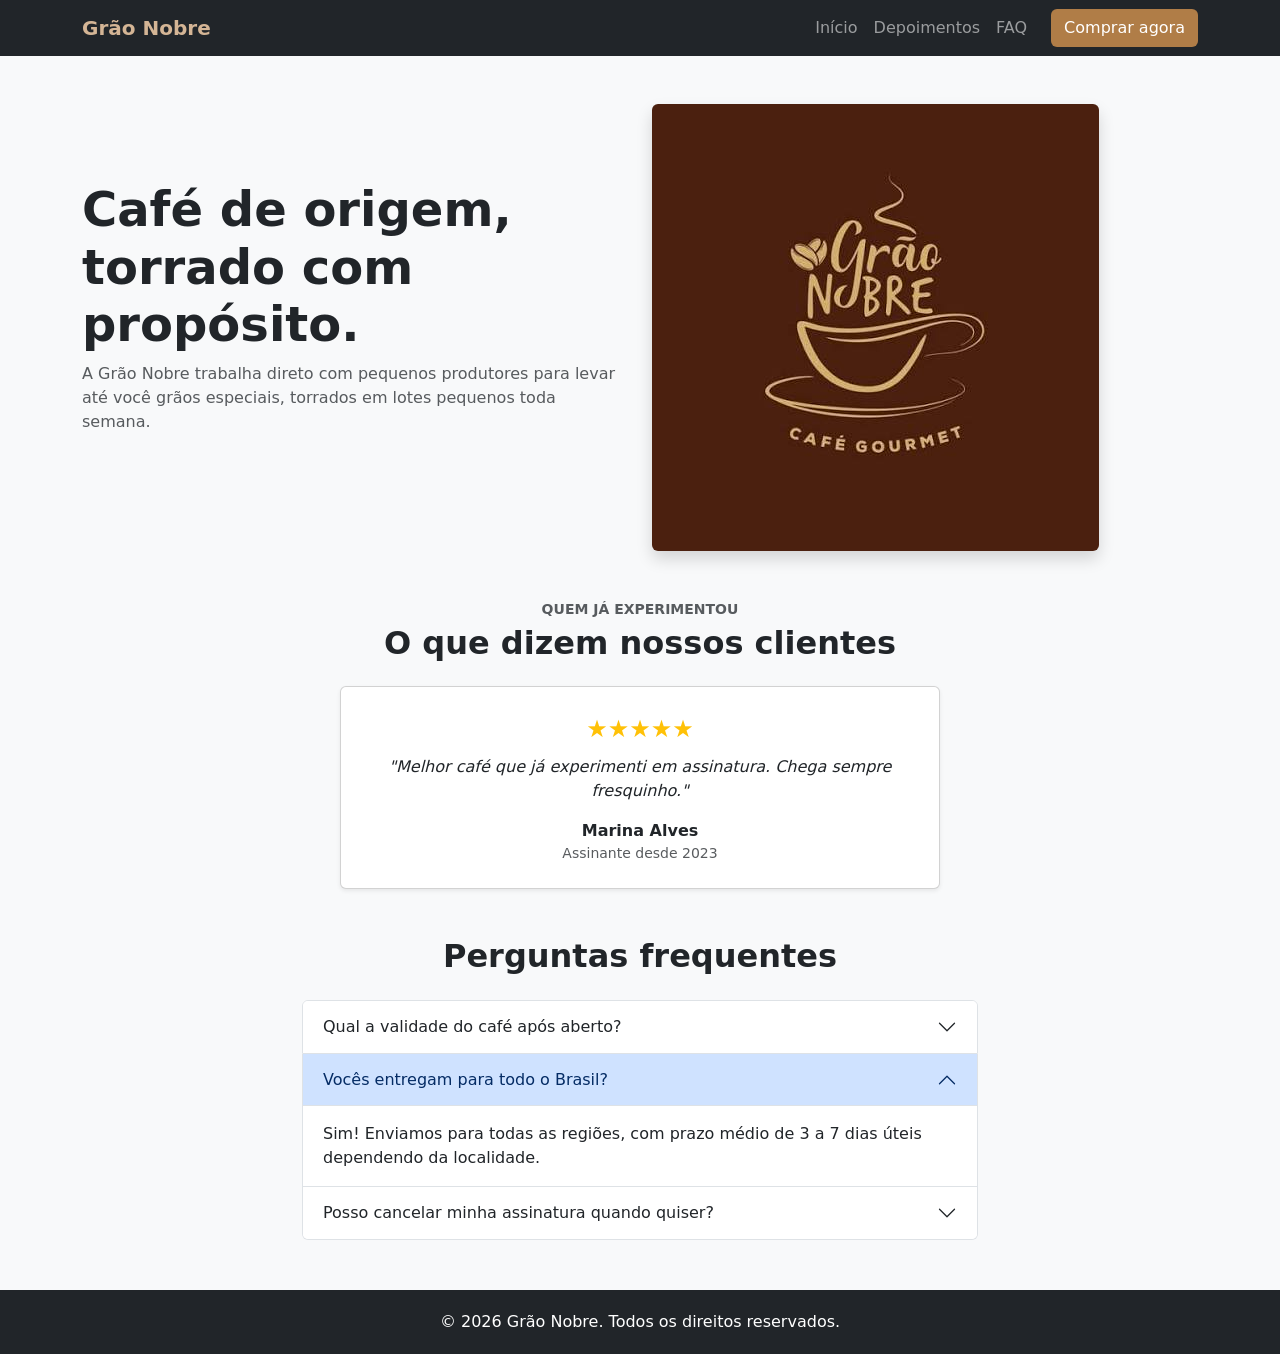
<file: bootstrap/index.html>
<!DOCTYPE html>
<html lang="pt-BR">
<head>
    <meta charset="UTF-8">
    <meta name="viewport" content="width=device-width, initial-scale=1.0">
    <title>Grão Nobre</title>
    <!-- Link do Bootstrap CSS -->
    <link href="https://cdn.jsdelivr.net/npm/bootstrap@5.3.0/dist/css/bootstrap.min.css" rel="stylesheet">
    <style>

        body {
            background-color: #f8f9fa;
        }
        .navbar-custom {
            background-color: #212529;
        }
        .btn-laranja {
            background-color: #b07d47;
            color: white;
        }
        .btn-laranja:hover {
            background-color: #93673a;
            color: white;
        }
        .caixa-hero {
            background-color: #d4b595;
            height: 300px;
            border-radius: 8px;
        }
        footer {
            background-color: #212529;
            color: white;
            text-align: center;
            padding: 20px 0;
            margin-top: 50px;
        }
    </style>
</head>
<body>

    <nav class="navbar navbar-expand-lg navbar-dark navbar-custom">
        <div class="container">
            <a class="navbar-brand fw-bold" href="#" style="color: #d4b595;">Grão Nobre</a>
            <button class="navbar-toggler" type="button" data-bs-toggle="collapse" data-bs-target="#navbarNav">
                <span class="navbar-toggler-icon"></span>
            </button>
            <div class="collapse navbar-collapse justify-content-end" id="navbarNav">
                <ul class="navbar-nav align-items-center">
                    <li class="nav-item"><a class="nav-link" href="#inicio">Início</a></li>
                    <li class="nav-item"><a class="nav-link" href="#depoimentos">Depoimentos</a></li>
                    <li class="nav-item"><a class="nav-link" href="#faq">FAQ</a></li>
                    <li class="nav-item ms-3">
                        <!-- Botão que abre o Modal -->
                        <button class="btn btn-laranja" data-bs-toggle="modal" data-bs-target="#modalComprar">Comprar agora</button>
                    </li>
                </ul>
            </div>
        </div>
    </nav>

    <header id="inicio" class="container my-5">
        <div class="row align-items-center">
            <div class="col-md-6 mb-4">
                <h1 class="display-5 fw-bold">Café de origem, torrado com propósito.</h1>
                <p class="text-muted">A Grão Nobre trabalha direto com pequenos produtores para levar até você grãos especiais, torrados em lotes pequenos toda semana.</p>
            </div>
            <div class="col-md-6">
    <img src="images.jfif" alt="Café Grão Nobre" class="img-fluid rounded shadow">
</div>
    </header>

    <section id="depoimentos" class="container my-5 text-center">
        <p class="text-uppercase text-muted small fw-bold mb-1">Quem já experimentou</p>
        <h2 class="fw-bold mb-4">O que dizem nossos clientes</h2>
        
        <div class="card p-4 mx-auto shadow-sm" style="max-width: 600px;">
            <p class="text-warning fs-4 mb-2">★★★★★</p>
            <p class="fst-italic">"Melhor café que já experimenti em assinatura. Chega sempre fresquinho."</p>
            <p class="fw-bold mb-0">Marina Alves</p>
            <small class="text-muted">Assinante desde 2023</small>
        </div>
    </section>

    <section id="faq" class="container my-5" style="max-width: 700px;">
        <h2 class="fw-bold text-center mb-4">Perguntas frequentes</h2>
        
        <div class="accordion" id="accordionFaq">
            <div class="accordion-item">
                <h2 class="accordion-header" id="headingOne">
                    <button class="accordion-button collapsed" type="button" data-bs-toggle="collapse" data-bs-target="#collapseOne">
                        Qual a validade do café após aberto?
                    </button>
                </h2>
                <div id="collapseOne" class="accordion-collapse collapse" data-bs-parent="#accordionFaq">
                    <div class="accordion-body">
                        Recomendamos o consumo em até 30 dias para aproveitar melhor o aroma e o sabor.
                    </div>
                </div>
            </div>

            <div class="accordion-item">
                <h2 class="accordion-header" id="headingTwo">
                    <button class="accordion-button" type="button" data-bs-toggle="collapse" data-bs-target="#collapseTwo">
                        Vocês entregam para todo o Brasil?
                    </button>
                </h2>
                <div id="collapseTwo" class="accordion-collapse collapse show" data-bs-parent="#accordionFaq">
                    <div class="accordion-body">
                        Sim! Enviamos para todas as regiões, com prazo médio de 3 a 7 dias úteis dependendo da localidade.
                    </div>
                </div>
            </div>

            <div class="accordion-item">
                <h2 class="accordion-header" id="headingThree">
                    <button class="accordion-button collapsed" type="button" data-bs-toggle="collapse" data-bs-target="#collapseThree">
                        Posso cancelar minha assinatura quando quiser?
                    </button>
                </h2>
                <div id="collapseThree" class="accordion-collapse collapse" data-bs-parent="#accordionFaq">
                    <div class="accordion-body">
                        Sim, o cancelamento pode ser feito a qualquer momento diretamente pelo seu painel.
                    </div>
                </div>
            </div>
        </div>
    </section>

    <div class="modal fade" id="modalComprar" tabindex="-1">
        <div class="modal-dialog">
            <div class="modal-content">
                <div class="modal-header">
                    <h5 class="modal-title">Faça seu pedido:</h5>
                    <button type="button" class="btn-close" data-bs-dismiss="modal"></button>
                </div>
                <div class="modal-body">
                    <div class="form-check mb-2">
                        <input class="form-check-input" type="checkbox" id="check1">
                        <label class="form-check-label" for="check1">Kit de degustação</label>
                    </div>
                    <div class="form-check mb-2">
                        <input class="form-check-input" type="checkbox" id="check2">
                        <label class="form-check-label" for="check2">1 pacote de 250g</label>
                    </div>
                    <div class="form-check mb-2">
                        <input class="form-check-input" type="checkbox" id="check3">
                        <label class="form-check-label" for="check3">5 pacotes de 250g</label>
                    </div>
                </div>
                <div class="modal-footer">
                    <button type="button" class="btn btn-primary w-100">Ir para o carrinho</button>
                </div>
            </div>
        </div>
    </div>

    <footer>
        <p class="mb-0">&copy; 2026 Grão Nobre. Todos os direitos reservados.</p>
    </footer>

    <script src="https://cdn.jsdelivr.net/npm/bootstrap@5.3.0/dist/js/bootstrap.bundle.min.js"></script>
</body>
</html>
</file>
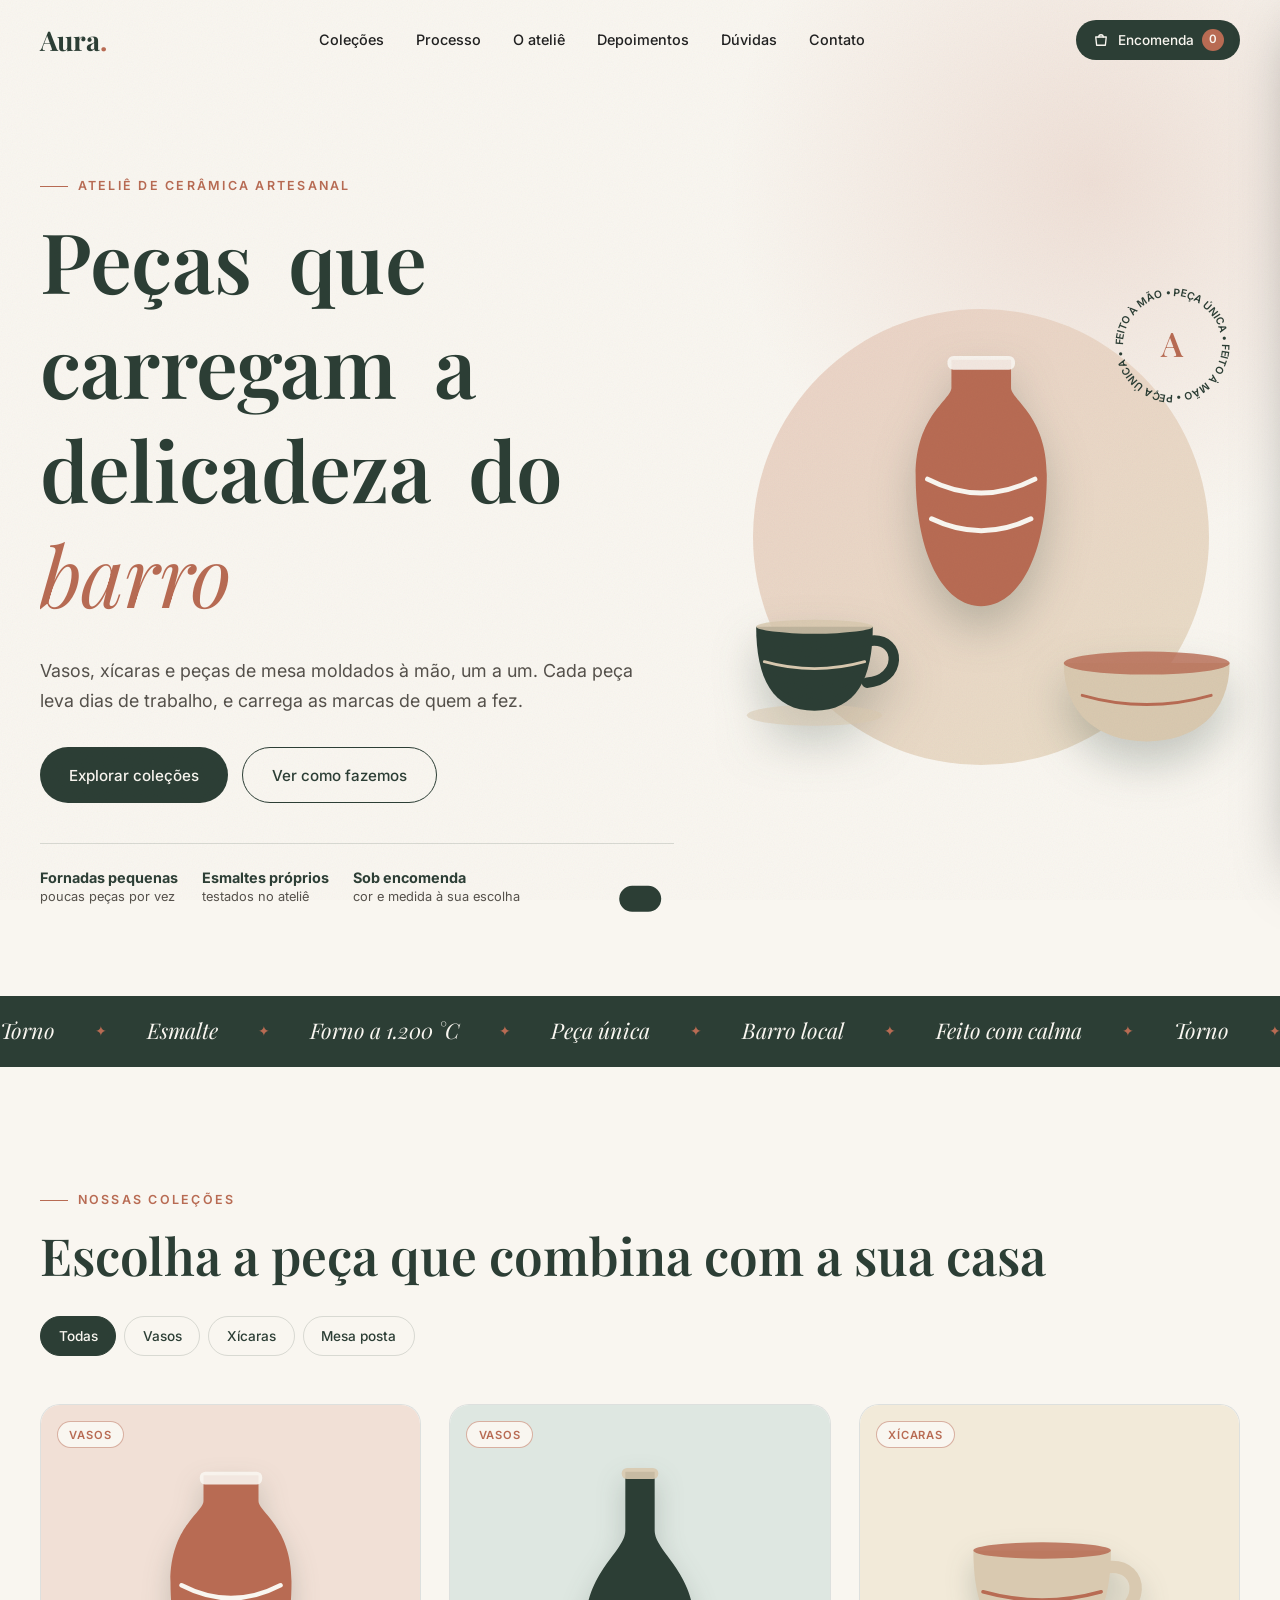
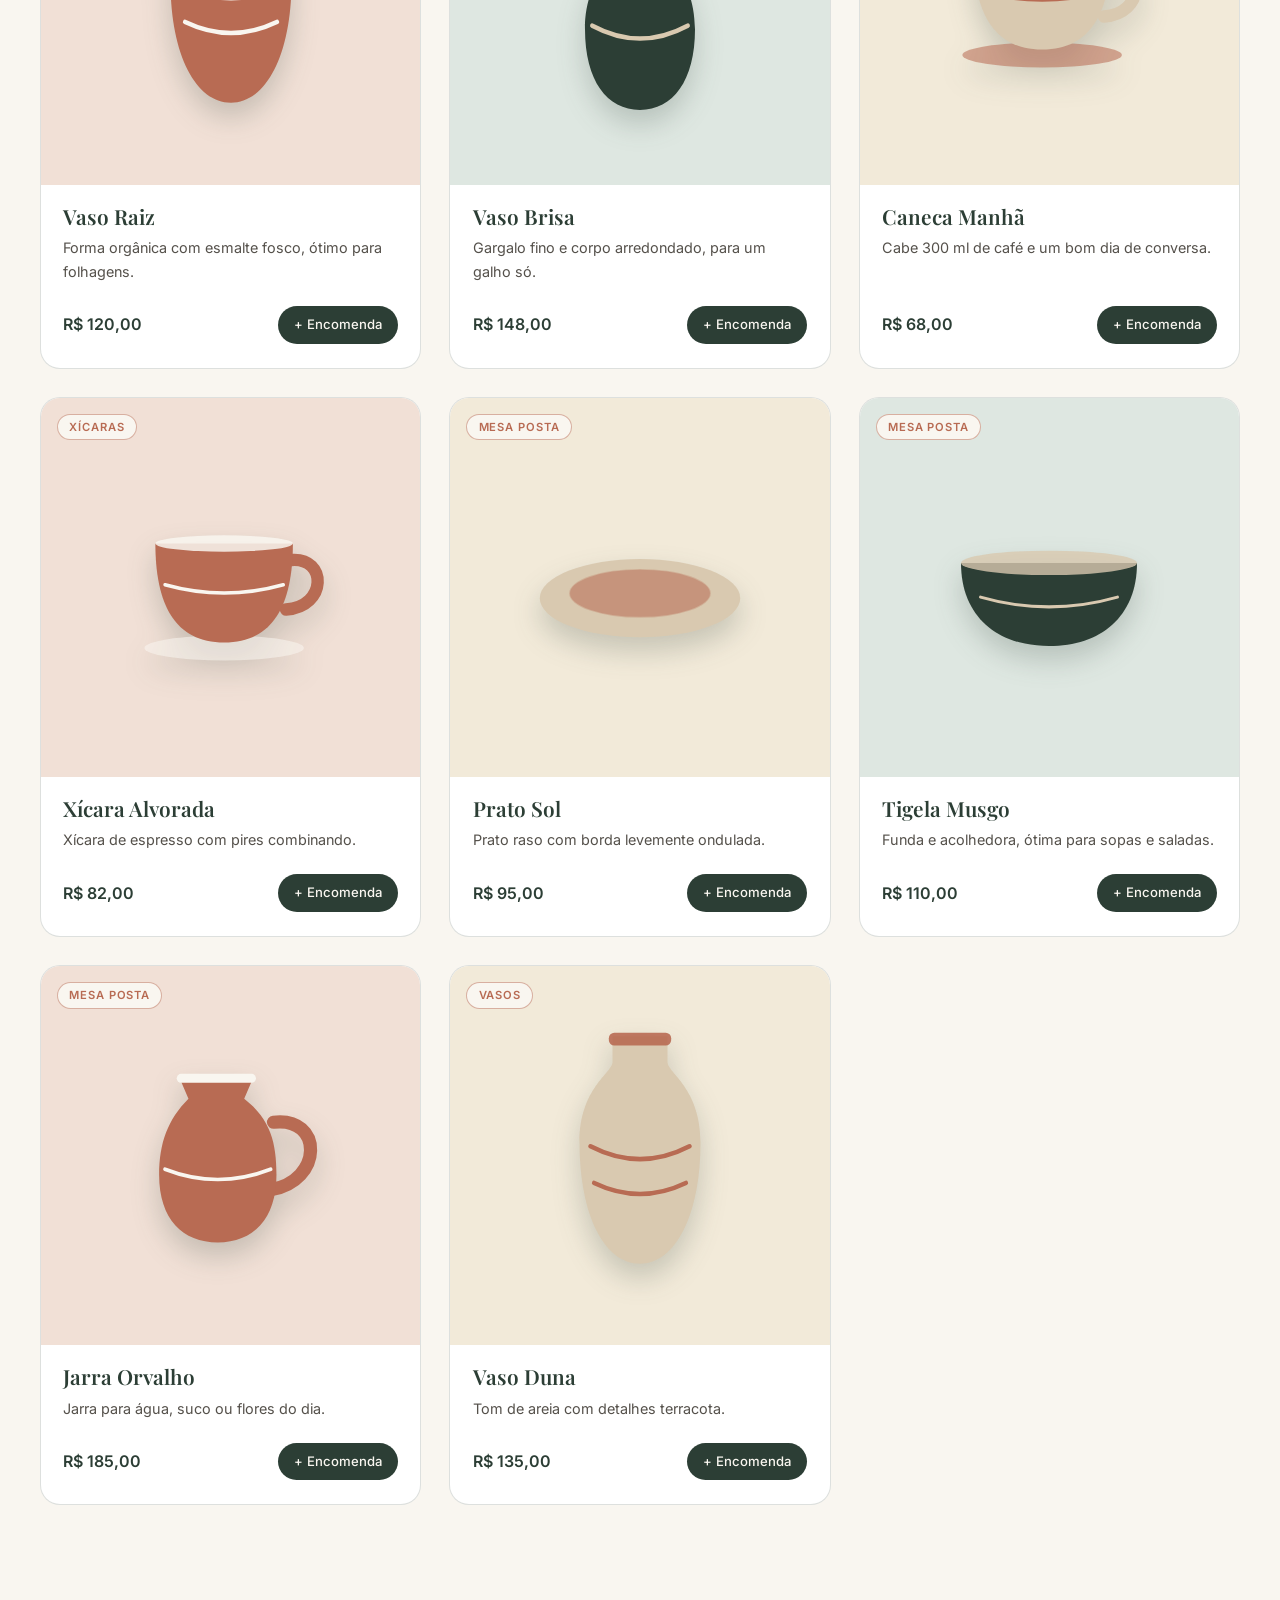
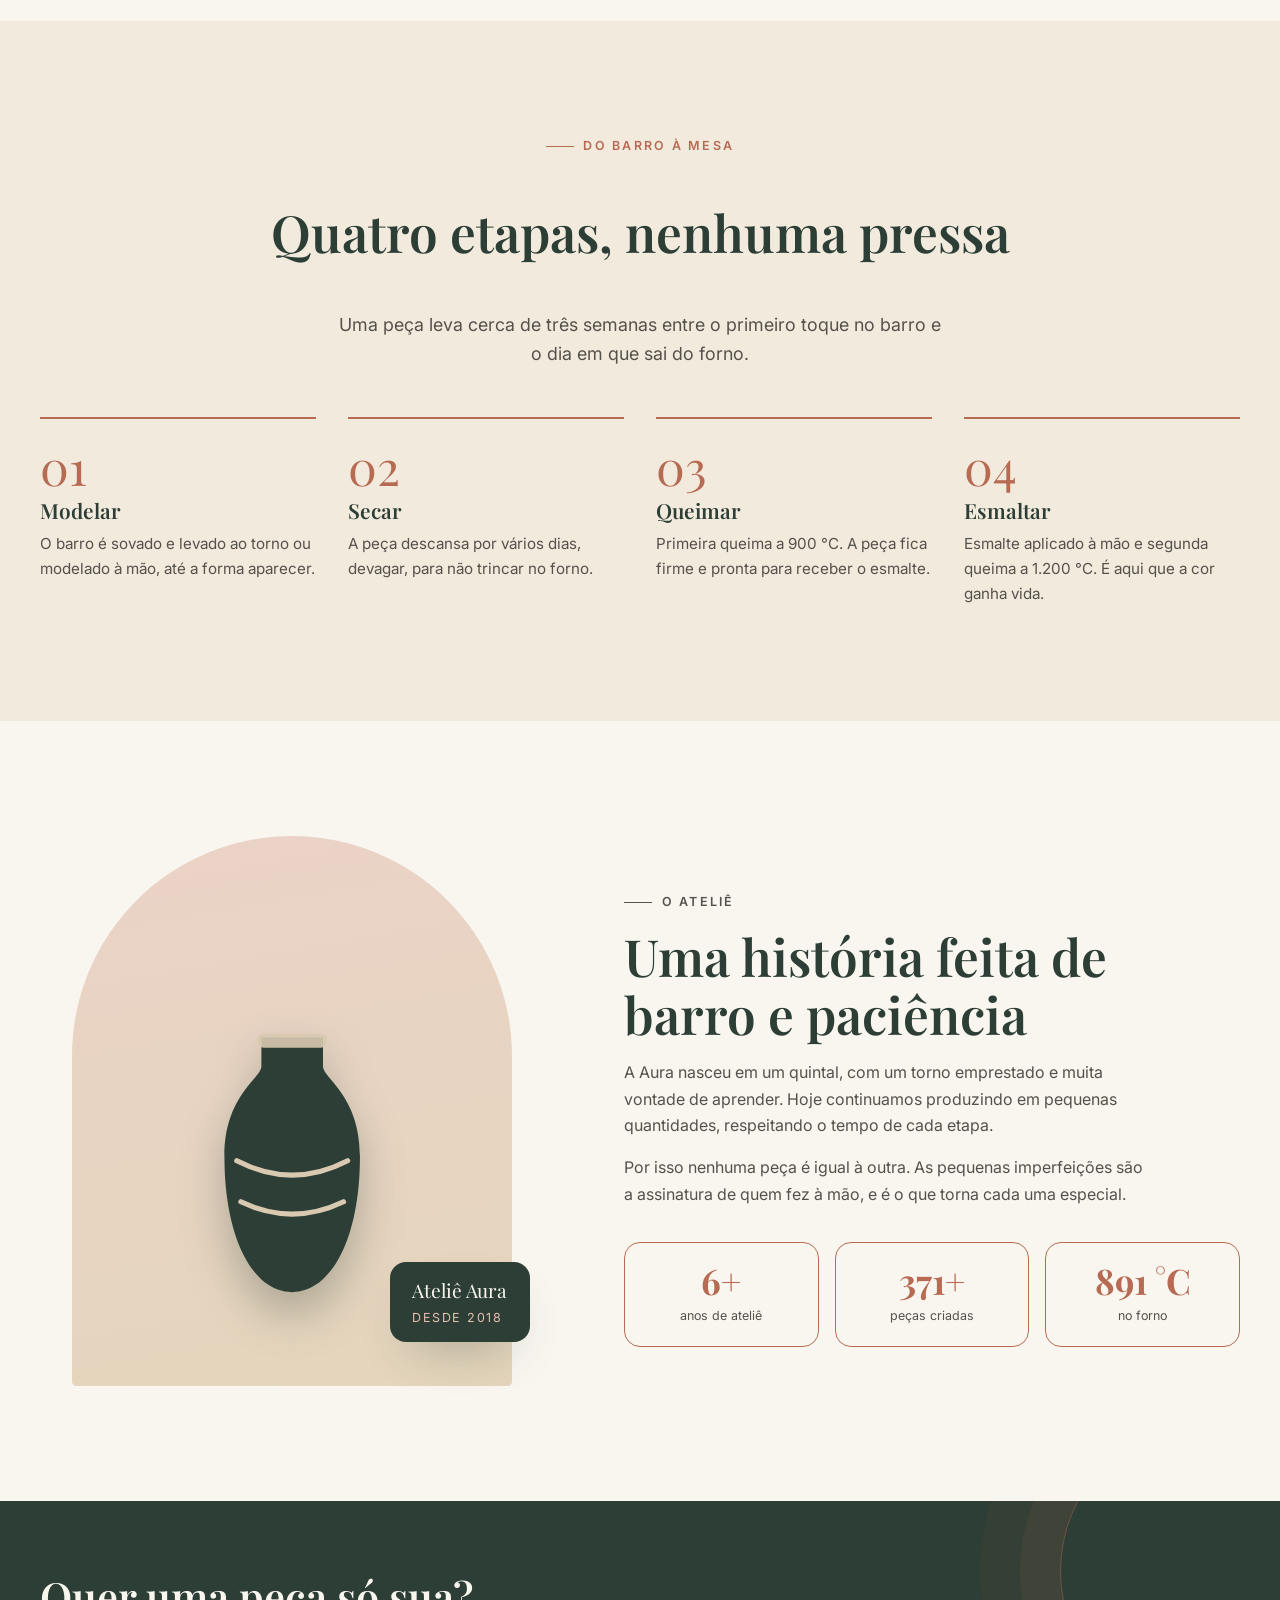
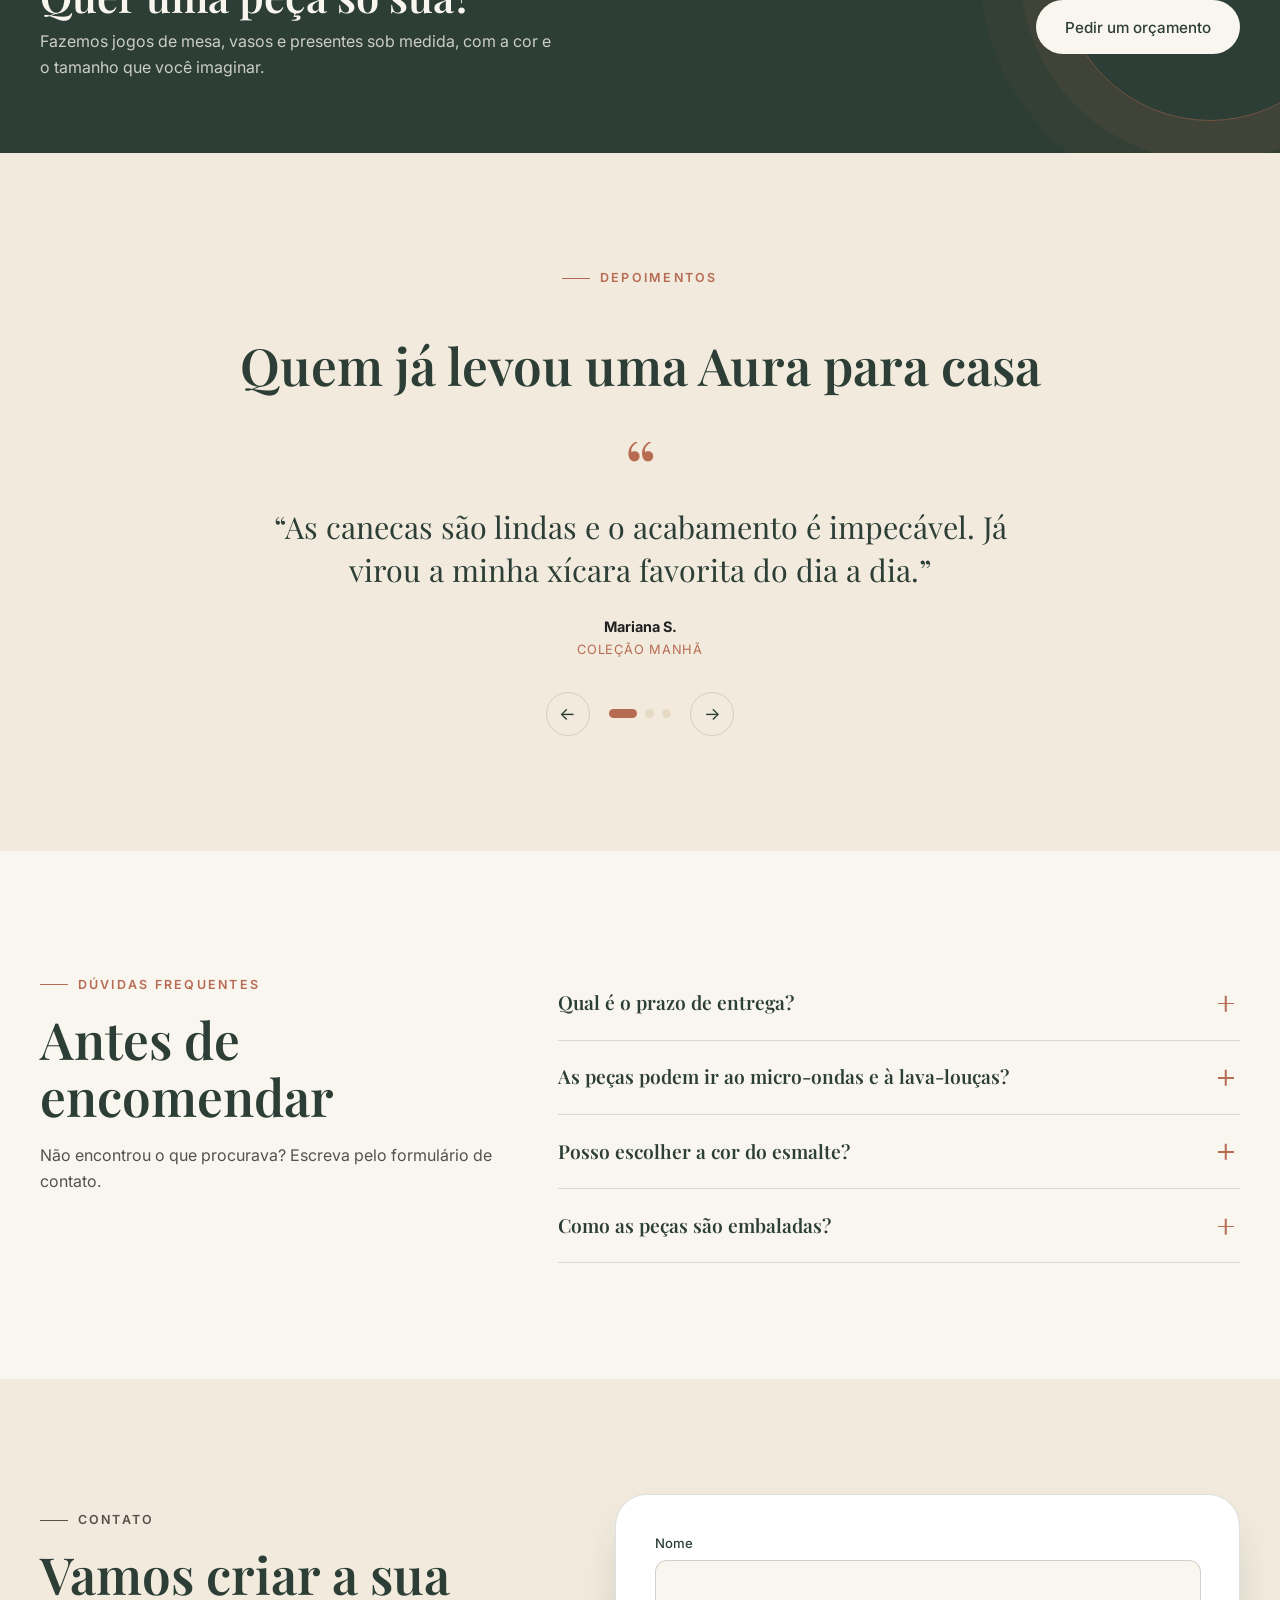
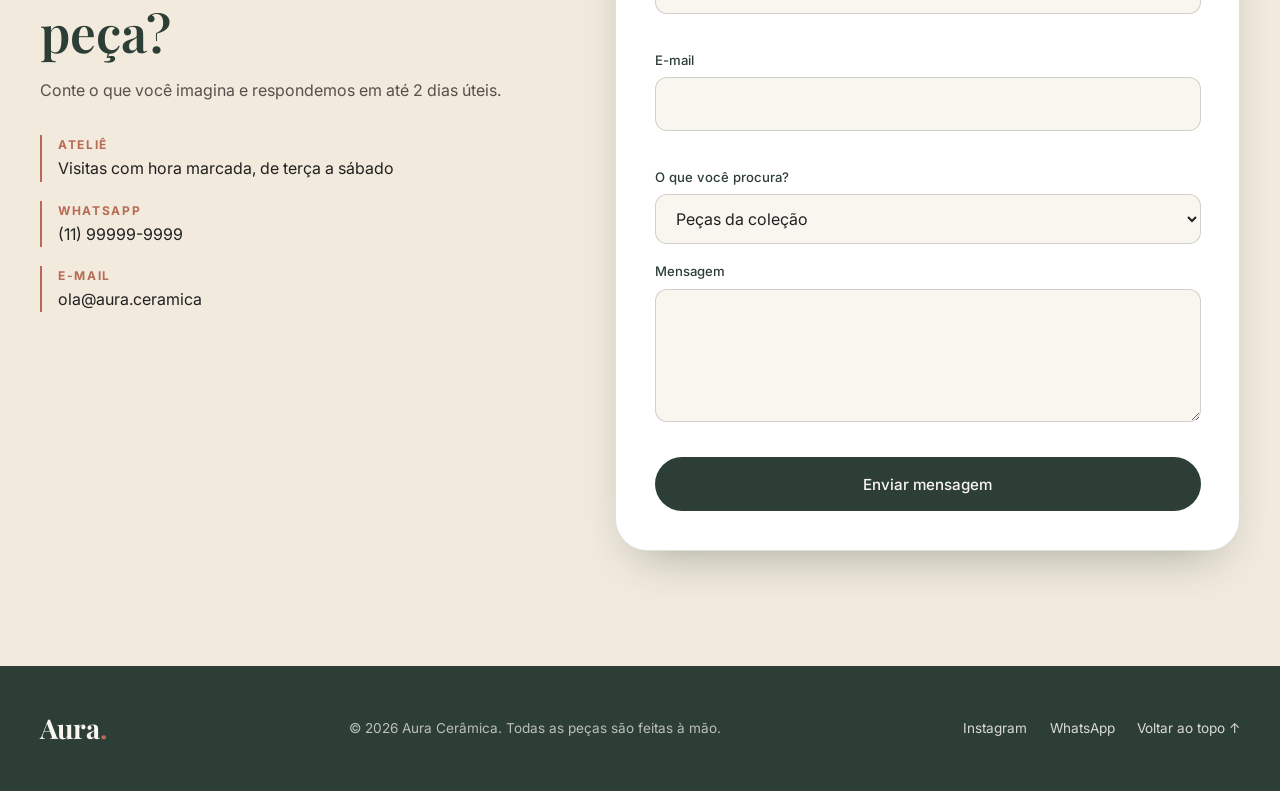
<file: vibecode/aura-ceramica/index.html>
<!DOCTYPE html>
<html lang="pt-BR">
<head>
  <meta charset="UTF-8">
  <meta name="viewport" content="width=device-width, initial-scale=1.0">
  <title>Aura Cerâmica — Ateliê de cerâmica artesanal</title>
  <meta name="description" content="Aura é um ateliê de cerâmica artesanal. Vasos, xícaras e peças de mesa feitos à mão, em pequenas fornadas. Faça sua encomenda.">
  <meta name="theme-color" content="#F9F6F0">

  <!-- Só adiciona a classe "js" se o JavaScript estiver ativo. O CSS usa isso para as animações de entrada. -->
  <script>document.documentElement.classList.add('js');</script>

  <link rel="preconnect" href="https://fonts.googleapis.com">
  <link rel="preconnect" href="https://fonts.gstatic.com" crossorigin>
  <link href="https://fonts.googleapis.com/css2?family=Inter:wght@400;500;600&family=Playfair+Display:ital,wght@0,400;0,600;0,700;1,400;1,600&display=swap" rel="stylesheet">
  <link rel="stylesheet" href="style.css">
</head>

<body>
  <a class="skip" href="#colecoes">Pular para o conteúdo</a>
  <div class="progress" id="progress" aria-hidden="true"></div>

  <!-- ================= NAVBAR ================= -->
  <header class="nav" id="nav">
    <div class="container nav__inner">
      <a href="#inicio" class="logo" aria-label="Aura Cerâmica, ir para o início">Aura<span>.</span></a>

      <nav class="nav__links" id="navLinks" aria-label="Principal">
        <a href="#colecoes">Coleções</a>
        <a href="#processo">Processo</a>
        <a href="#sobre">O ateliê</a>
        <a href="#depoimentos">Depoimentos</a>
        <a href="#faq">Dúvidas</a>
        <a href="#contato">Contato</a>
      </nav>

      <div class="nav__actions">
        <button class="cart-btn" id="cartBtn" aria-label="Abrir lista de encomenda">
          <svg viewBox="0 0 24 24" width="18" height="18" fill="none" stroke="currentColor" stroke-width="1.8" stroke-linecap="round" stroke-linejoin="round" aria-hidden="true"><path d="M5 8h14l-1.2 11H6.2L5 8z"/><path d="M9 8a3 3 0 0 1 6 0"/></svg>
          <span class="cart-btn__label">Encomenda</span>
          <span class="cart-btn__count" id="cartCount">0</span>
        </button>
        <button class="burger" id="burger" aria-label="Abrir menu" aria-expanded="false" aria-controls="navLinks">
          <span></span><span></span>
        </button>
      </div>
    </div>
  </header>

  <main>
    <!-- ================= HERO ================= -->
    <section class="hero" id="inicio">
      <div class="container hero__grid">
        <div class="hero__text">
          <p class="eyebrow reveal">Ateliê de cerâmica artesanal</p>

          <h1 class="hero__title" aria-label="Peças que carregam a delicadeza do barro">
            <span class="w" aria-hidden="true"><span style="--i:0">Peças</span></span>
            <span class="w" aria-hidden="true"><span style="--i:1">que</span></span>
            <span class="w" aria-hidden="true"><span style="--i:2">carregam</span></span>
            <span class="w" aria-hidden="true"><span style="--i:3">a</span></span>
            <span class="w" aria-hidden="true"><span style="--i:4">delicadeza</span></span>
            <span class="w" aria-hidden="true"><span style="--i:5">do</span></span>
            <span class="w" aria-hidden="true"><span style="--i:6"><em>barro</em></span></span>
          </h1>

          <p class="lead reveal" data-delay="350">
            Vasos, xícaras e peças de mesa moldados à mão, um a um. Cada peça leva dias de
            trabalho, e carrega as marcas de quem a fez.
          </p>

          <div class="hero__cta reveal" data-delay="450">
            <a class="btn btn--primary" href="#colecoes">Explorar coleções</a>
            <a class="btn btn--ghost" href="#processo">Ver como fazemos</a>
          </div>

          <ul class="hero__meta reveal" data-delay="550">
            <li><strong>Fornadas pequenas</strong><span>poucas peças por vez</span></li>
            <li><strong>Esmaltes próprios</strong><span>testados no ateliê</span></li>
            <li><strong>Sob encomenda</strong><span>cor e medida à sua escolha</span></li>
          </ul>
        </div>

        <div class="hero__art" aria-hidden="true">
          <div class="hero__disc"></div>
          <div class="float f-main" data-art="vaso" data-glaze="terracota" data-depth="18"></div>
          <div class="float f-cup" data-art="xicara" data-glaze="musgo" data-depth="-26"></div>
          <div class="float f-bowl" data-art="tigela" data-glaze="areia" data-depth="34"></div>

          <svg class="badge" viewBox="0 0 120 120">
            <defs>
              <path id="circ" d="M60,60 m-44,0 a44,44 0 1,1 88,0 a44,44 0 1,1 -88,0"/>
            </defs>
            <text><textPath href="#circ" textLength="272" lengthAdjust="spacing">feito à mão • peça única • feito à mão • peça única •</textPath></text>
            <text x="60" y="70" text-anchor="middle" class="badge__a">A</text>
          </svg>
        </div>
      </div>
    </section>

    <!-- ================= FAIXA ANIMADA ================= -->
    <div class="marquee" aria-hidden="true">
      <div class="marquee__track" id="marquee">
        <span>Torno</span><span>Esmalte</span><span>Forno a 1.200 °C</span><span>Peça única</span><span>Barro local</span><span>Feito com calma</span>
      </div>
    </div>

    <!-- ================= COLEÇÕES ================= -->
    <section class="section" id="colecoes">
      <div class="container">
        <header class="section__head">
          <div>
            <p class="eyebrow reveal">Nossas coleções</p>
            <h2 class="reveal" data-delay="80">Escolha a peça que combina com a sua casa</h2>
          </div>
          <div class="chips reveal" data-delay="160" role="group" aria-label="Filtrar peças por categoria">
            <button class="chip" data-filter="todas" aria-pressed="true">Todas</button>
            <button class="chip" data-filter="vasos" aria-pressed="false">Vasos</button>
            <button class="chip" data-filter="xicaras" aria-pressed="false">Xícaras</button>
            <button class="chip" data-filter="mesa" aria-pressed="false">Mesa posta</button>
          </div>
        </header>

        <!-- 1 coluna no celular, 2 no tablet, 3 e 4 no computador (ver style.css) -->
        <div class="grid" id="grid" aria-live="polite">
          <noscript><p>Ative o JavaScript para ver as peças.</p></noscript>
        </div>
      </div>
    </section>

    <!-- ================= PROCESSO ================= -->
    <section class="section section--sand" id="processo">
      <div class="container">
        <header class="section__head section__head--center">
          <p class="eyebrow reveal">Do barro à mesa</p>
          <h2 class="reveal" data-delay="80">Quatro etapas, nenhuma pressa</h2>
          <p class="lead reveal" data-delay="160">Uma peça leva cerca de três semanas entre o primeiro toque no barro e o dia em que sai do forno.</p>
        </header>

        <ol class="steps" id="steps">
          <li class="step reveal">
            <span class="step__num">01</span>
            <h3>Modelar</h3>
            <p>O barro é sovado e levado ao torno ou modelado à mão, até a forma aparecer.</p>
          </li>
          <li class="step reveal" data-delay="120">
            <span class="step__num">02</span>
            <h3>Secar</h3>
            <p>A peça descansa por vários dias, devagar, para não trincar no forno.</p>
          </li>
          <li class="step reveal" data-delay="240">
            <span class="step__num">03</span>
            <h3>Queimar</h3>
            <p>Primeira queima a 900 °C. A peça fica firme e pronta para receber o esmalte.</p>
          </li>
          <li class="step reveal" data-delay="360">
            <span class="step__num">04</span>
            <h3>Esmaltar</h3>
            <p>Esmalte aplicado à mão e segunda queima a 1.200 °C. É aqui que a cor ganha vida.</p>
          </li>
        </ol>
      </div>
    </section>

    <!-- ================= SOBRE ================= -->
    <section class="section" id="sobre">
      <div class="container about">
        <div class="about__visual reveal">
          <div class="arch">
            <div data-art="vaso" data-glaze="musgo" class="arch__piece"></div>
          </div>
          <p class="arch__note">Ateliê Aura<br><span>desde 2018</span></p>
        </div>

        <div class="about__text">
          <p class="eyebrow reveal">O ateliê</p>
          <h2 class="reveal" data-delay="80">Uma história feita de barro e paciência</h2>
          <p class="reveal" data-delay="140">
            A Aura nasceu em um quintal, com um torno emprestado e muita vontade de aprender.
            Hoje continuamos produzindo em pequenas quantidades, respeitando o tempo de cada etapa.
          </p>
          <p class="reveal" data-delay="200">
            Por isso nenhuma peça é igual à outra. As pequenas imperfeições são a assinatura de
            quem fez à mão, e é o que torna cada uma especial.
          </p>

          <dl class="stats reveal" data-delay="260">
            <div><dt data-count="8" data-suffix="+">0</dt><dd>anos de ateliê</dd></div>
            <div><dt data-count="500" data-suffix="+">0</dt><dd>peças criadas</dd></div>
            <div><dt data-count="1200" data-suffix=" °C">0</dt><dd>no forno</dd></div>
          </dl>
        </div>
      </div>
    </section>

    <!-- ================= FAIXA DE ENCOMENDA ================= -->
    <section class="band">
      <div class="container band__inner">
        <div>
          <h2 class="reveal">Quer uma peça só sua?</h2>
          <p class="reveal" data-delay="100">Fazemos jogos de mesa, vasos e presentes sob medida, com a cor e o tamanho que você imaginar.</p>
        </div>
        <a class="btn btn--light reveal" data-delay="200" href="#contato">Pedir um orçamento</a>
      </div>
    </section>

    <!-- ================= DEPOIMENTOS ================= -->
    <section class="section section--sand" id="depoimentos">
      <div class="container">
        <header class="section__head section__head--center">
          <p class="eyebrow reveal">Depoimentos</p>
          <h2 class="reveal" data-delay="80">Quem já levou uma Aura para casa</h2>
        </header>

        <div class="carousel reveal" id="carousel" aria-roledescription="carrossel" aria-label="Depoimentos de clientes">
          <div class="carousel__viewport">
            <div class="carousel__track" id="track">
              <figure class="quote">
                <blockquote>“As canecas são lindas e o acabamento é impecável. Já virou a minha xícara favorita do dia a dia.”</blockquote>
                <figcaption><strong>Mariana S.</strong><span>Coleção Manhã</span></figcaption>
              </figure>
              <figure class="quote">
                <blockquote>“Encomendei um jogo de pratos de presente e foi um sucesso. Embalagem cuidadosa e entrega no prazo.”</blockquote>
                <figcaption><strong>Rafael T.</strong><span>Coleção Mesa</span></figcaption>
              </figure>
              <figure class="quote">
                <blockquote>“O vaso deixou a sala muito mais aconchegante. Dá para sentir o carinho que existe em cada detalhe.”</blockquote>
                <figcaption><strong>Camila R.</strong><span>Coleção Raízes</span></figcaption>
              </figure>
            </div>
          </div>

          <div class="carousel__controls">
            <button class="round" id="prev" aria-label="Depoimento anterior">←</button>
            <div class="dots" id="dots" role="tablist" aria-label="Escolher depoimento"></div>
            <button class="round" id="next" aria-label="Próximo depoimento">→</button>
          </div>
        </div>
      </div>
    </section>

    <!-- ================= FAQ ================= -->
    <section class="section" id="faq">
      <div class="container faq">
        <header class="section__head">
          <p class="eyebrow reveal">Dúvidas frequentes</p>
          <h2 class="reveal" data-delay="80">Antes de encomendar</h2>
          <p class="reveal" data-delay="160">Não encontrou o que procurava? Escreva pelo formulário de contato.</p>
        </header>

        <div class="faq__list reveal" data-delay="120">
          <div class="faq__item">
            <button class="faq__q" aria-expanded="false" aria-controls="a1" id="q1">Qual é o prazo de entrega?</button>
            <div class="faq__a" id="a1" role="region" aria-labelledby="q1"><div><p>Peças prontas saem em até 3 dias úteis. Encomendas sob medida levam de 3 a 4 semanas, por causa da secagem e das duas queimas.</p></div></div>
          </div>
          <div class="faq__item">
            <button class="faq__q" aria-expanded="false" aria-controls="a2" id="q2">As peças podem ir ao micro-ondas e à lava-louças?</button>
            <div class="faq__a" id="a2" role="region" aria-labelledby="q2"><div><p>Sim, as peças de mesa e as xícaras podem ir ao micro-ondas. Para durarem mais, recomendamos lavar à mão com esponja macia.</p></div></div>
          </div>
          <div class="faq__item">
            <button class="faq__q" aria-expanded="false" aria-controls="a3" id="q3">Posso escolher a cor do esmalte?</button>
            <div class="faq__a" id="a3" role="region" aria-labelledby="q3"><div><p>Pode. Cada peça tem três opções de esmalte, e para encomendas especiais conseguimos testar outras cores. Pequenas variações de tom fazem parte do processo artesanal.</p></div></div>
          </div>
          <div class="faq__item">
            <button class="faq__q" aria-expanded="false" aria-controls="a4" id="q4">Como as peças são embaladas?</button>
            <div class="faq__a" id="a4" role="region" aria-labelledby="q4"><div><p>Cada peça vai protegida em papel kraft e caixa reforçada, com enchimento de papel reciclado.</p></div></div>
          </div>
        </div>
      </div>
    </section>

    <!-- ================= CONTATO ================= -->
    <section class="section section--sand" id="contato">
      <div class="container contact">
        <div class="contact__info">
          <p class="eyebrow reveal">Contato</p>
          <h2 class="reveal" data-delay="80">Vamos criar a sua peça?</h2>
          <p class="reveal" data-delay="140">Conte o que você imagina e respondemos em até 2 dias úteis.</p>

          <ul class="contact__list reveal" data-delay="200">
            <li><strong>Ateliê</strong><span>Visitas com hora marcada, de terça a sábado</span></li>
            <li><strong>WhatsApp</strong><span>(11) 99999-9999</span></li>
            <li><strong>E-mail</strong><span>ola@aura.ceramica</span></li>
          </ul>
        </div>

        <form class="form reveal" id="form" novalidate data-delay="120">
          <div class="field">
            <label for="nome">Nome</label>
            <input id="nome" name="nome" type="text" autocomplete="name" required>
            <small class="error" id="nome-erro"></small>
          </div>
          <div class="field">
            <label for="email">E-mail</label>
            <input id="email" name="email" type="email" autocomplete="email" required>
            <small class="error" id="email-erro"></small>
          </div>
          <div class="field">
            <label for="tipo">O que você procura?</label>
            <select id="tipo" name="tipo">
              <option>Peças da coleção</option>
              <option>Encomenda sob medida</option>
              <option>Presente</option>
              <option>Outro assunto</option>
            </select>
          </div>
          <div class="field">
            <label for="mensagem">Mensagem</label>
            <textarea id="mensagem" name="mensagem" rows="4" required></textarea>
            <small class="error" id="mensagem-erro"></small>
          </div>
          <button class="btn btn--primary btn--block" type="submit" id="submitBtn">Enviar mensagem</button>
          <p class="form__ok" id="formOk" role="status" hidden>Obrigada! Recebemos a sua mensagem e vamos responder em breve. 🌿</p>
        </form>
      </div>
    </section>
  </main>

  <!-- ================= FOOTER ================= -->
  <footer class="footer">
    <div class="container footer__inner">
      <a href="#inicio" class="logo logo--light">Aura<span>.</span></a>
      <p>© <span id="year">2026</span> Aura Cerâmica. Todas as peças são feitas à mão.</p>
      <div class="footer__links">
        <a href="#">Instagram</a>
        <a href="#">WhatsApp</a>
        <a href="#inicio">Voltar ao topo ↑</a>
      </div>
    </div>
  </footer>

  <!-- ================= MODAL DA PEÇA ================= -->
  <dialog class="modal" id="modal" aria-labelledby="modalTitle">
    <button class="modal__close" id="modalClose" aria-label="Fechar">×</button>
    <div class="modal__grid">
      <div class="modal__art" id="modalArt"></div>
      <div class="modal__info" id="modalInfo"></div>
    </div>
  </dialog>

  <!-- ================= GAVETA DA ENCOMENDA ================= -->
  <div class="overlay" id="overlay"></div>
  <aside class="drawer" id="drawer" aria-hidden="true" aria-label="Lista de encomenda">
    <header class="drawer__head">
      <h2>Sua encomenda</h2>
      <button class="modal__close modal__close--static" id="drawerClose" aria-label="Fechar lista">×</button>
    </header>
    <div class="drawer__body" id="drawerBody"></div>
    <footer class="drawer__foot" id="drawerFoot"></footer>
  </aside>

  <div class="toast" id="toast" role="status" aria-live="polite"></div>

  <script src="script.js"></script>
</body>
</html>
</file>
<file: vibecode/aura-ceramica/style.css>
/* =========================================================
   Aura Cerâmica — style.css
   Paleta: areia #F9F6F0 · botânico #2C3E35 · terracota #B86B53 · grafite #212121
   Fontes: Playfair Display (títulos) · Inter (textos)
   ========================================================= */

/* ---------- 1. Variáveis e reset ---------- */
:root {
  --areia: #F9F6F0;
  --areia-2: #F1EADD;
  --areia-3: #E6DAC5;
  --botanico: #2C3E35;
  --botanico-2: #3B5247;
  --terracota: #B86B53;
  --terracota-2: #9E5A44;
  --grafite: #212121;
  --grafite-suave: #55514b;
  --linha: rgba(44, 62, 53, .16);

  --radius: 20px;
  --radius-lg: 32px;
  --sombra: 0 22px 50px -24px rgba(44, 62, 53, .45);
  --ease: cubic-bezier(.22, 1, .36, 1);

  --f-titulo: 'Playfair Display', Georgia, serif;
  --f-texto: 'Inter', system-ui, -apple-system, sans-serif;
}

*, *::before, *::after { box-sizing: border-box; margin: 0; padding: 0; }

html { scroll-behavior: smooth; -webkit-text-size-adjust: 100%; }

body {
  font-family: var(--f-texto);
  background: var(--areia);
  color: var(--grafite);
  line-height: 1.65;
  overflow-x: hidden;
}

body.lock { overflow: hidden; }

/* textura de papel, bem sutil */
body::before {
  content: "";
  position: fixed;
  inset: 0;
  z-index: 90;
  pointer-events: none;
  opacity: .06;
  mix-blend-mode: multiply;
  background-image: url("data:image/svg+xml;utf8,<svg xmlns='http://www.w3.org/2000/svg' width='160' height='160'><filter id='n'><feTurbulence type='fractalNoise' baseFrequency='.8' numOctaves='2' stitchTiles='stitch'/></filter><rect width='100%' height='100%' filter='url(%23n)'/></svg>");
}

svg { display: block; max-width: 100%; }
a { color: inherit; text-decoration: none; }
button, input, select, textarea { font: inherit; color: inherit; }
button { cursor: pointer; background: none; border: 0; }
ul, ol { list-style: none; }

h1, h2, h3 {
  font-family: var(--f-titulo);
  color: var(--botanico);
  line-height: 1.12;
  font-weight: 600;
}

h2 { font-size: clamp(2rem, 4.4vw, 3.2rem); }
h3 { font-size: 1.3rem; }

:focus-visible { outline: 2px solid var(--terracota); outline-offset: 3px; border-radius: 6px; }

section[id] { scroll-margin-top: 70px; }

.container { width: min(1200px, 100% - 2.5rem); margin-inline: auto; }

.skip {
  position: fixed; left: 1rem; top: -4rem; z-index: 200;
  background: var(--botanico); color: var(--areia);
  padding: .6rem 1rem; border-radius: 8px; transition: top .2s;
}
.skip:focus { top: 1rem; }

.progress {
  position: fixed; top: 0; left: 0; z-index: 120;
  height: 3px; width: 100%;
  background: var(--terracota);
  transform: scaleX(0); transform-origin: left;
}

/* ---------- 2. Textos e botões ---------- */
.eyebrow {
  display: inline-flex; align-items: center; gap: .6rem;
  font-size: .78rem; font-weight: 600; letter-spacing: .18em; text-transform: uppercase;
  color: var(--terracota);
  margin-bottom: 1rem;
}
.eyebrow::before { content: ""; width: 28px; height: 1px; background: currentColor; }

.lead { font-size: 1.12rem; color: var(--grafite-suave); max-width: 56ch; }

.btn {
  position: relative; overflow: hidden; isolation: isolate;
  display: inline-flex; align-items: center; justify-content: center;
  padding: .9rem 1.8rem; border-radius: 999px;
  font-weight: 500; font-size: .95rem;
  transition: color .35s, transform .35s var(--ease), box-shadow .35s;
}
.btn::before {
  content: ""; position: absolute; inset: 0; z-index: -1;
  background: var(--terracota);
  transform: translateY(101%);
  transition: transform .45s var(--ease);
}
.btn:hover::before { transform: none; }
.btn:hover { transform: translateY(-2px); }

.btn--primary { background: var(--botanico); color: var(--areia); }
.btn--primary:hover { box-shadow: 0 14px 28px -14px rgba(184, 107, 83, .8); }

.btn--ghost { border: 1px solid var(--botanico); color: var(--botanico); }
.btn--ghost:hover { color: var(--areia); border-color: var(--terracota); }

.btn--light { background: var(--areia); color: var(--botanico); }
.btn--light:hover { color: var(--areia); }

.btn--small { padding: .5rem 1rem; font-size: .82rem; background: var(--botanico); color: var(--areia); }
.btn--block { width: 100%; }

/* ---------- 3. Navbar ---------- */
.nav {
  position: fixed; top: 0; left: 0; right: 0; z-index: 100;
  transition: background .3s, box-shadow .3s, padding .3s;
  padding: .5rem 0;
}
.nav.scrolled {
  background: rgba(249, 246, 240, .88);
  -webkit-backdrop-filter: blur(12px); backdrop-filter: blur(12px);
  box-shadow: 0 1px 0 var(--linha);
}
.nav__inner { display: flex; align-items: center; justify-content: space-between; height: 64px; }

.logo { font-family: var(--f-titulo); font-size: 1.7rem; font-weight: 700; color: var(--botanico); }
.logo span { color: var(--terracota); }
.logo--light { color: var(--areia); }

.nav__links { display: flex; gap: 2rem; font-size: .9rem; font-weight: 500; }
.nav__links a { position: relative; padding: .25rem 0; transition: color .25s; }
.nav__links a::after {
  content: ""; position: absolute; left: 0; right: 0; bottom: -2px; height: 1.5px;
  background: var(--terracota); transform: scaleX(0); transform-origin: left;
  transition: transform .35s var(--ease);
}
.nav__links a:hover::after, .nav__links a.active::after { transform: scaleX(1); }
.nav__links a.active { color: var(--terracota); }

.nav__actions { display: flex; align-items: center; gap: .75rem; }

.cart-btn {
  display: inline-flex; align-items: center; gap: .5rem;
  padding: .55rem 1rem; border-radius: 999px;
  background: var(--botanico); color: var(--areia);
  font-size: .85rem; font-weight: 500;
  transition: background .3s;
}
.cart-btn:hover { background: var(--terracota); }
.cart-btn__count {
  min-width: 22px; height: 22px; padding: 0 6px; border-radius: 999px;
  display: grid; place-items: center;
  background: var(--terracota); color: var(--areia); font-size: .72rem; font-weight: 600;
}
.cart-btn:hover .cart-btn__count { background: var(--areia); color: var(--terracota); }
.cart-btn.bump { animation: bump .45s var(--ease); }

.burger { display: none; width: 42px; height: 42px; position: relative; }
.burger span {
  position: absolute; left: 10px; right: 10px; height: 2px; background: var(--botanico);
  transition: transform .35s var(--ease), top .35s var(--ease);
}
.burger span:nth-child(1) { top: 16px; }
.burger span:nth-child(2) { top: 24px; }
.burger[aria-expanded="true"] span:nth-child(1) { top: 20px; transform: rotate(45deg); }
.burger[aria-expanded="true"] span:nth-child(2) { top: 20px; transform: rotate(-45deg); }

/* ---------- 4. Hero ---------- */
.hero { position: relative; padding: clamp(7.5rem, 14vw, 10.5rem) 0 clamp(3.5rem, 7vw, 6rem); overflow: hidden; }
.hero::before {
  content: ""; position: absolute; width: 60vw; height: 60vw; max-width: 760px; max-height: 760px;
  right: -15%; top: -20%; border-radius: 50%;
  background: radial-gradient(circle, rgba(184, 107, 83, .16), transparent 68%);
  pointer-events: none;
}

.hero__grid { position: relative; display: grid; grid-template-columns: 1.1fr .9fr; gap: 3rem; align-items: center; }

.hero__title { font-size: clamp(2.6rem, 6.6vw, 5.2rem); letter-spacing: -.01em; margin-bottom: 1.5rem; }
.hero__title em { font-style: italic; color: var(--terracota); font-weight: 400; }

.js .w { display: inline-block; overflow: hidden; vertical-align: top; padding-bottom: .14em; margin-right: .22em; }
.js .w > span {
  display: inline-block; transform: translateY(115%);
  transition: transform 1s var(--ease);
  transition-delay: calc(var(--i) * 70ms + 150ms);
}
.js .hero.ready .w > span { transform: none; }
.w { margin-right: .22em; }

.hero__cta { display: flex; flex-wrap: wrap; gap: .9rem; margin: 2rem 0 2.5rem; }

.hero__meta { display: grid; grid-template-columns: repeat(3, auto); gap: 1.5rem; justify-content: start; padding-top: 1.5rem; border-top: 1px solid var(--linha); }
.hero__meta li { display: flex; flex-direction: column; font-size: .8rem; color: var(--grafite-suave); line-height: 1.4; }
.hero__meta strong { color: var(--botanico); font-size: .9rem; }

.hero__art { position: relative; aspect-ratio: 1; width: 100%; max-width: 520px; margin-inline: auto; }
.hero__disc {
  position: absolute; inset: 6%; border-radius: 50%;
  background: linear-gradient(145deg, #EBD3C7, #E8DCC6);
  animation: breathe 9s ease-in-out infinite;
}
.float { position: absolute; transform: translate3d(var(--tx, 0px), var(--ty, 0px), 0); transition: transform .5s ease-out; }
.float svg { width: 100%; height: auto; filter: drop-shadow(0 22px 22px rgba(44, 62, 53, .25)); animation: bob 7s ease-in-out infinite; }
.f-main { width: 46%; left: 27%; top: 12%; }
.f-cup { width: 36%; left: 1%; bottom: 12%; }
.f-cup svg { animation-delay: -2s; }
.f-bowl { width: 40%; right: -2%; bottom: 8%; }
.f-bowl svg { animation-delay: -4s; }

.badge { position: absolute; right: 0; top: 0; width: 26%; animation: spin 24s linear infinite; }
.badge text { font-size: 9.2px; fill: var(--botanico); letter-spacing: .1em; text-transform: uppercase; font-weight: 600; }
.badge .badge__a { font-family: var(--f-titulo); font-size: 30px; fill: var(--terracota); letter-spacing: 0; text-transform: none; }

/* ---------- 5. Faixa animada ---------- */
.marquee { background: var(--botanico); color: var(--areia); overflow: hidden; padding: 1.1rem 0; }
.marquee__track { display: flex; width: max-content; animation: marquee 32s linear infinite; }
.marquee__track span {
  font-family: var(--f-titulo); font-style: italic; font-size: 1.35rem; white-space: nowrap;
  padding-right: 2.5rem; display: inline-flex; align-items: center; gap: 2.5rem;
}
.marquee__track span::after { content: "✦"; color: var(--terracota); font-style: normal; font-size: .9rem; }

/* ---------- 6. Seções ---------- */
.section { padding: clamp(4.5rem, 9vw, 8rem) 0; }
.section--sand { background: var(--areia-2); }

.section__head { display: flex; align-items: flex-end; justify-content: space-between; gap: 2rem; margin-bottom: 3rem; flex-wrap: wrap; }
.section__head--center { flex-direction: column; align-items: center; text-align: center; }
.section__head--center .lead { margin-top: 1rem; }
.section__head--center .eyebrow { justify-content: center; }

/* ---------- 7. Filtros e grid de peças ---------- */
.chips { display: flex; gap: .5rem; flex-wrap: wrap; }
.chip {
  padding: .5rem 1.1rem; border-radius: 999px; font-size: .85rem; font-weight: 500;
  border: 1px solid var(--linha); color: var(--botanico);
  transition: background .3s, color .3s, border-color .3s;
}
.chip:hover { border-color: var(--terracota); }
.chip[aria-pressed="true"] { background: var(--botanico); color: var(--areia); border-color: var(--botanico); }

.grid { display: grid; grid-template-columns: 1fr; gap: 1.5rem; }

.card {
  background: #fff; border: 1px solid var(--linha); border-radius: var(--radius);
  overflow: hidden; display: flex; flex-direction: column;
  transition: transform .5s var(--ease), box-shadow .5s var(--ease), border-color .3s;
}
.card:hover { transform: translateY(-6px); box-shadow: var(--sombra); border-color: rgba(184, 107, 83, .5); }

.card__art {
  position: relative; display: grid; place-items: center; width: 100%;
  aspect-ratio: 1 / 1; background: var(--bg, var(--areia-2)); overflow: hidden;
}
.card__art svg { width: 58%; height: auto; transition: transform .7s var(--ease); filter: drop-shadow(0 14px 14px rgba(44, 62, 53, .22)); }
.card:hover .card__art svg { transform: scale(1.08) rotate(-3deg); }

.card__tag {
  position: absolute; left: 1rem; top: 1rem;
  font-size: .7rem; font-weight: 600; letter-spacing: .08em; text-transform: uppercase;
  background: var(--areia); color: var(--terracota);
  border: 1px solid rgba(184, 107, 83, .5); padding: .2rem .7rem; border-radius: 999px;
}

.card__body { padding: 1.25rem 1.4rem 1.5rem; display: flex; flex-direction: column; gap: .5rem; flex: 1; }
.card__body p { font-size: .9rem; color: var(--grafite-suave); }
.card__foot { margin-top: auto; padding-top: .9rem; display: flex; align-items: center; justify-content: space-between; gap: 1rem; }
.price { font-weight: 600; color: var(--botanico); }

/* ---------- 8. Processo ---------- */
.steps { display: grid; grid-template-columns: 1fr; gap: 2rem; position: relative; }
.step { position: relative; padding-top: 1.5rem; border-top: 1px solid var(--linha); }
.step::before {
  content: ""; position: absolute; top: -1px; left: 0; height: 2px; width: 0;
  background: var(--terracota); transition: width 1.1s var(--ease) .2s;
}
.step.in::before { width: 100%; }
.step__num { font-family: var(--f-titulo); font-size: 3rem; line-height: 1; color: var(--terracota); display: block; margin-bottom: .6rem; }
.step h3 { margin-bottom: .5rem; }
.step p { font-size: .95rem; color: var(--grafite-suave); }

/* ---------- 9. Sobre ---------- */
.about { display: grid; grid-template-columns: 1fr; gap: 3rem; align-items: center; }
.about__visual { position: relative; max-width: 440px; margin-inline: auto; width: 100%; }
.arch {
  aspect-ratio: 4 / 5; border-radius: 999px 999px var(--radius) var(--radius);
  background: linear-gradient(170deg, #EBD3C7 0%, #E4D5BC 100%);
  display: grid; place-items: end center; overflow: hidden;
}
.arch__piece { width: 56%; margin-bottom: 14%; }
.arch__piece svg { width: 100%; height: auto; filter: drop-shadow(0 22px 22px rgba(44, 62, 53, .3)); animation: bob 8s ease-in-out infinite; }
.arch__note {
  position: absolute; right: -4%; bottom: 8%;
  background: var(--botanico); color: var(--areia);
  font-family: var(--f-titulo); font-size: 1.2rem; line-height: 1.25;
  padding: 1rem 1.4rem; border-radius: 16px; box-shadow: var(--sombra);
}
.arch__note span { font-family: var(--f-texto); font-size: .78rem; letter-spacing: .12em; text-transform: uppercase; color: #E7BFAF; }

.about__text > p { margin-top: 1rem; color: var(--grafite-suave); max-width: 52ch; }
.about__text h2 { margin-bottom: .5rem; }

.stats { display: grid; grid-template-columns: repeat(3, 1fr); gap: 1rem; margin-top: 2.2rem; }
.stats div { border: 1px solid var(--terracota); border-radius: 16px; padding: 1.2rem .5rem; text-align: center; }
.stats dt { font-family: var(--f-titulo); font-size: clamp(1.5rem, 3.4vw, 2.2rem); font-weight: 700; color: var(--terracota); line-height: 1.1; }
.stats dd { font-size: .78rem; color: var(--grafite-suave); margin-top: .3rem; }

/* ---------- 10. Faixa de encomenda ---------- */
.band { background: var(--botanico); color: var(--areia); padding: clamp(3rem, 6vw, 4.5rem) 0; position: relative; overflow: hidden; }
.band::after {
  content: ""; position: absolute; right: -80px; top: -80px; width: 300px; height: 300px;
  border: 1px solid rgba(184, 107, 83, .5); border-radius: 50%;
  box-shadow: 0 0 0 40px rgba(184, 107, 83, .08), 0 0 0 80px rgba(184, 107, 83, .05);
}
.band__inner { position: relative; z-index: 1; display: flex; align-items: center; justify-content: space-between; gap: 2rem; flex-wrap: wrap; }
.band h2 { color: var(--areia); font-size: clamp(1.8rem, 3.6vw, 2.6rem); }
.band p { margin-top: .5rem; color: rgba(249, 246, 240, .78); max-width: 52ch; }

/* ---------- 11. Depoimentos (carrossel) ---------- */
.carousel { max-width: 760px; margin-inline: auto; }
.carousel__viewport { overflow: hidden; touch-action: pan-y; }
.carousel__track { display: flex; transition: transform .7s var(--ease); }
.quote { flex: 0 0 100%; padding: 0 .5rem; text-align: center; }
.quote::before { content: "“"; display: block; font-family: var(--f-titulo); font-size: 5rem; line-height: .6; color: var(--terracota); margin-bottom: 1rem; }
.quote blockquote { font-family: var(--f-titulo); font-size: clamp(1.3rem, 2.8vw, 1.9rem); line-height: 1.4; color: var(--botanico); }
.quote figcaption { margin-top: 1.5rem; display: flex; flex-direction: column; font-size: .9rem; }
.quote figcaption span { color: var(--terracota); font-size: .8rem; letter-spacing: .06em; text-transform: uppercase; }

.carousel__controls { display: flex; align-items: center; justify-content: center; gap: 1.2rem; margin-top: 2rem; }
.round { width: 44px; height: 44px; border-radius: 50%; border: 1px solid var(--linha); color: var(--botanico); font-size: 1.1rem; transition: background .3s, color .3s, border-color .3s; }
.round:hover { background: var(--botanico); color: var(--areia); border-color: var(--botanico); }
.dots { display: flex; gap: .5rem; }
.dot { width: 9px; height: 9px; border-radius: 999px; background: var(--areia-3); transition: width .4s var(--ease), background .3s; }
.dot[aria-selected="true"] { width: 28px; background: var(--terracota); }

/* ---------- 12. FAQ ---------- */
.faq { display: grid; grid-template-columns: 1fr; gap: 2rem; }
.faq .section__head { display: block; margin-bottom: 0; }
.faq .section__head p:last-child { color: var(--grafite-suave); margin-top: 1rem; }
.faq__item { border-bottom: 1px solid var(--linha); }
.faq__q {
  width: 100%; text-align: left; padding: 1.3rem 2.5rem 1.3rem 0; position: relative;
  font-family: var(--f-titulo); font-size: 1.2rem; font-weight: 600; color: var(--botanico);
}
.faq__q::before, .faq__q::after {
  content: ""; position: absolute; right: .4rem; top: 50%; width: 16px; height: 1.5px; background: var(--terracota);
  transition: transform .4s var(--ease);
}
.faq__q::after { transform: rotate(90deg); }
.faq__q[aria-expanded="true"]::after { transform: rotate(0); }
.faq__a { display: grid; grid-template-rows: 0fr; transition: grid-template-rows .45s var(--ease); }
.faq__a > div { overflow: hidden; }
.faq__a p { padding-bottom: 1.3rem; color: var(--grafite-suave); max-width: 60ch; }
.faq__item.open .faq__a { grid-template-rows: 1fr; }

/* ---------- 13. Contato ---------- */
.contact { display: grid; grid-template-columns: 1fr; gap: 3rem; align-items: start; }
.contact__info > p { margin-top: 1rem; color: var(--grafite-suave); }
.contact__list { margin-top: 2rem; display: grid; gap: 1.2rem; }
.contact__list li { display: flex; flex-direction: column; padding-left: 1rem; border-left: 2px solid var(--terracota); }
.contact__list strong { font-size: .75rem; letter-spacing: .14em; text-transform: uppercase; color: var(--terracota); }

.form { background: #fff; border: 1px solid var(--linha); border-radius: var(--radius-lg); padding: clamp(1.4rem, 4vw, 2.4rem); display: grid; gap: 1.1rem; box-shadow: var(--sombra); }
.field { display: grid; gap: .35rem; }
.field label { font-size: .82rem; font-weight: 500; color: var(--botanico); }
.field input, .field select, .field textarea {
  width: 100%; padding: .8rem 1rem; border-radius: 12px;
  border: 1px solid rgba(33, 33, 33, .18); background: var(--areia);
  transition: border-color .25s, box-shadow .25s, background .25s;
}
.field textarea { resize: vertical; min-height: 110px; }
.field input:focus, .field select:focus, .field textarea:focus {
  outline: none; border-color: var(--terracota); background: #fff; box-shadow: 0 0 0 4px rgba(184, 107, 83, .15);
}
.field.invalid input, .field.invalid textarea { border-color: #b3402a; }
.error { color: #b3402a; font-size: .78rem; min-height: 1em; }
.form__ok { text-align: center; color: var(--botanico); font-weight: 500; background: #E5EDE7; border-radius: 12px; padding: .9rem; }
.btn.loading { pointer-events: none; opacity: .7; }

/* ---------- 14. Footer ---------- */
.footer { background: var(--botanico); color: var(--areia); padding: 2.5rem 0; }
.footer__inner { display: flex; align-items: center; justify-content: space-between; gap: 1.2rem; flex-wrap: wrap; font-size: .85rem; }
.footer__inner p { color: rgba(249, 246, 240, .7); }
.footer__links { display: flex; gap: 1.4rem; }
.footer__links a { color: rgba(249, 246, 240, .85); transition: color .25s; }
.footer__links a:hover { color: #E7A38E; }

/* ---------- 15. Modal da peça ---------- */
.modal {
  margin: auto; width: min(880px, calc(100% - 2rem)); max-height: calc(100dvh - 2rem);
  border: 0; border-radius: var(--radius-lg); padding: 0; overflow: auto;
  background: var(--areia); color: var(--grafite); box-shadow: 0 40px 80px -30px rgba(0, 0, 0, .5);
}
.modal[open] { animation: pop .5s var(--ease); }
.modal::backdrop { background: rgba(33, 33, 33, .55); -webkit-backdrop-filter: blur(4px); backdrop-filter: blur(4px); }
.modal__close {
  position: absolute; right: 1rem; top: 1rem; z-index: 2; width: 40px; height: 40px; border-radius: 50%;
  background: var(--areia); border: 1px solid var(--linha); font-size: 1.5rem; line-height: 1; color: var(--botanico);
  transition: background .3s, color .3s;
}
.modal__close:hover { background: var(--terracota); color: var(--areia); }
.modal__close--static { position: static; }

.modal__grid { display: grid; grid-template-columns: 1fr; }
.modal__art { display: grid; place-items: center; background: var(--bg, var(--areia-2)); padding: 2.5rem; min-height: 260px; transition: background .5s; }
.modal__art svg { width: min(62%, 260px); height: auto; filter: drop-shadow(0 20px 20px rgba(44, 62, 53, .28)); }
.modal__info { padding: 1.8rem; display: flex; flex-direction: column; gap: 1rem; }
.modal__info .card__tag { position: static; align-self: flex-start; }
.modal__info h2 { font-size: 2rem; }
.modal__info p { color: var(--grafite-suave); }
.specs { display: grid; gap: .3rem; font-size: .85rem; color: var(--grafite-suave); padding: .9rem 0; border-block: 1px solid var(--linha); }
.specs strong { color: var(--botanico); }

.opt-label { font-size: .78rem; font-weight: 600; letter-spacing: .12em; text-transform: uppercase; color: var(--botanico); }
.swatches { display: flex; gap: .6rem; flex-wrap: wrap; }
.swatch { display: inline-flex; align-items: center; gap: .5rem; padding: .35rem .85rem .35rem .4rem; border-radius: 999px; border: 1px solid var(--linha); font-size: .82rem; transition: border-color .3s, background .3s; }
.swatch i { width: 20px; height: 20px; border-radius: 50%; border: 1px solid rgba(0, 0, 0, .15); }
.swatch[aria-pressed="true"] { border-color: var(--terracota); background: #fff; box-shadow: 0 0 0 3px rgba(184, 107, 83, .18); }

.modal__buy { display: flex; align-items: center; gap: .9rem; flex-wrap: wrap; margin-top: auto; }
.qty { display: inline-flex; align-items: center; border: 1px solid var(--linha); border-radius: 999px; }
.qty button { width: 36px; height: 40px; font-size: 1.1rem; color: var(--botanico); }
.qty span { min-width: 28px; text-align: center; font-weight: 600; }
.modal__price { font-family: var(--f-titulo); font-size: 1.6rem; color: var(--botanico); }

/* ---------- 16. Gaveta da encomenda ---------- */
.overlay { position: fixed; inset: 0; z-index: 130; background: rgba(33, 33, 33, .5); opacity: 0; pointer-events: none; transition: opacity .4s; }
.overlay.show { opacity: 1; pointer-events: auto; }

.drawer {
  position: fixed; top: 0; right: 0; bottom: 0; z-index: 140; width: min(420px, 100%);
  background: var(--areia); display: flex; flex-direction: column;
  transform: translateX(105%); transition: transform .55s var(--ease); box-shadow: -30px 0 60px -30px rgba(0, 0, 0, .4);
}
.drawer.open { transform: none; }
.drawer__head { display: flex; align-items: center; justify-content: space-between; padding: 1.3rem 1.5rem; border-bottom: 1px solid var(--linha); }
.drawer__head h2 { font-size: 1.5rem; }
.drawer__body { flex: 1; overflow: auto; padding: 1rem 1.5rem; }
.drawer__foot { padding: 1.3rem 1.5rem; border-top: 1px solid var(--linha); display: grid; gap: .8rem; background: var(--areia-2); }
.drawer__foot[hidden] { display: none; }
.drawer__total { display: flex; justify-content: space-between; align-items: baseline; font-size: .9rem; }
.drawer__total strong { font-family: var(--f-titulo); font-size: 1.5rem; color: var(--botanico); }
.drawer__note { font-size: .75rem; color: var(--grafite-suave); }
.empty { text-align: center; color: var(--grafite-suave); padding: 3rem 1rem; }
.empty svg { width: 70px; margin: 0 auto 1rem; opacity: .8; }

.item { display: grid; grid-template-columns: 64px 1fr auto; gap: .9rem; align-items: center; padding: .9rem 0; border-bottom: 1px solid var(--linha); }
.item__art { width: 64px; height: 64px; border-radius: 12px; background: var(--bg); display: grid; place-items: center; }
.item__art svg { width: 62%; height: auto; }
.item h4 { font-family: var(--f-titulo); font-size: 1rem; color: var(--botanico); }
.item small { color: var(--grafite-suave); display: block; }
.item .qty { margin-top: .4rem; }
.item .qty button { width: 28px; height: 28px; font-size: .95rem; }
.item .qty span { min-width: 22px; font-size: .85rem; }
.item__side { text-align: right; font-weight: 600; font-size: .9rem; }
.item__rm { display: block; margin-top: .4rem; margin-left: auto; font-size: .75rem; font-weight: 400; color: var(--terracota); text-decoration: underline; }

/* ---------- 17. Toast ---------- */
.toast {
  position: fixed; left: 50%; bottom: 1.5rem; z-index: 150;
  transform: translate(-50%, 140%); transition: transform .5s var(--ease);
  background: var(--botanico); color: var(--areia); padding: .8rem 1.3rem; border-radius: 999px;
  font-size: .88rem; box-shadow: var(--sombra); max-width: calc(100% - 2rem); text-align: center;
}
.toast.show { transform: translate(-50%, 0); }

/* ---------- 18. Animações ---------- */
.js .reveal { opacity: 0; transform: translateY(26px); transition: opacity .9s var(--ease), transform .9s var(--ease); }
.js .reveal.in { opacity: 1; transform: none; }

@keyframes bob { 0%, 100% { transform: translateY(0); } 50% { transform: translateY(-12px); } }
@keyframes breathe { 0%, 100% { transform: scale(1); } 50% { transform: scale(1.04); } }
@keyframes spin { to { transform: rotate(360deg); } }
@keyframes marquee { to { transform: translateX(-50%); } }
@keyframes bump { 0% { transform: scale(1); } 40% { transform: scale(1.18); } 100% { transform: scale(1); } }
@keyframes pop { from { opacity: 0; transform: translateY(24px) scale(.97); } to { opacity: 1; transform: none; } }

/* ---------- 19. Responsivo (mobile first) ---------- */
@media (min-width: 640px) {
  .grid { grid-template-columns: repeat(2, 1fr); }
  .steps { grid-template-columns: repeat(2, 1fr); gap: 2.5rem 2rem; }
}

@media (min-width: 900px) {
  .grid { grid-template-columns: repeat(3, 1fr); gap: 1.75rem; }
  .steps { grid-template-columns: repeat(4, 1fr); }
  .about { grid-template-columns: .9fr 1.1fr; gap: 5rem; }
  .faq { grid-template-columns: .8fr 1.2fr; gap: 4rem; }
  .contact { grid-template-columns: .9fr 1.1fr; gap: 4rem; }
  .modal__grid { grid-template-columns: 1fr 1fr; }
  .modal__info { padding: 2.4rem; }
}

@media (max-width: 899px) {
  .hero__grid { grid-template-columns: 1fr; }
  .hero__art { max-width: 420px; order: -1; margin-bottom: 1rem; }

  .burger { display: block; }
  .cart-btn__label { display: none; }

  .nav__links {
    position: fixed; inset: 0; z-index: -1;
    flex-direction: column; align-items: center; justify-content: center; gap: 1.6rem;
    background: var(--areia); font-family: var(--f-titulo); font-size: 1.9rem; font-weight: 600;
    opacity: 0; pointer-events: none; transform: translateY(-12px);
    transition: opacity .4s, transform .5s var(--ease);
  }
  .nav.menu-open .nav__links { opacity: 1; pointer-events: auto; transform: none; }
  .nav.menu-open { background: var(--areia); }
}

@media (max-width: 520px) {
  .hero__meta { grid-template-columns: 1fr; gap: .8rem; }
  .arch__note { right: 2%; }
  .item { grid-template-columns: 56px 1fr auto; }
  .item__art { width: 56px; height: 56px; }
}

/* ---------- 20. Acessibilidade: movimento reduzido ---------- */
@media (prefers-reduced-motion: reduce) {
  html { scroll-behavior: auto; }
  *, *::before, *::after { animation: none !important; transition-duration: .01ms !important; transition-delay: 0ms !important; }
  .js .reveal, .js .w > span { opacity: 1; transform: none; }
}
</file>
